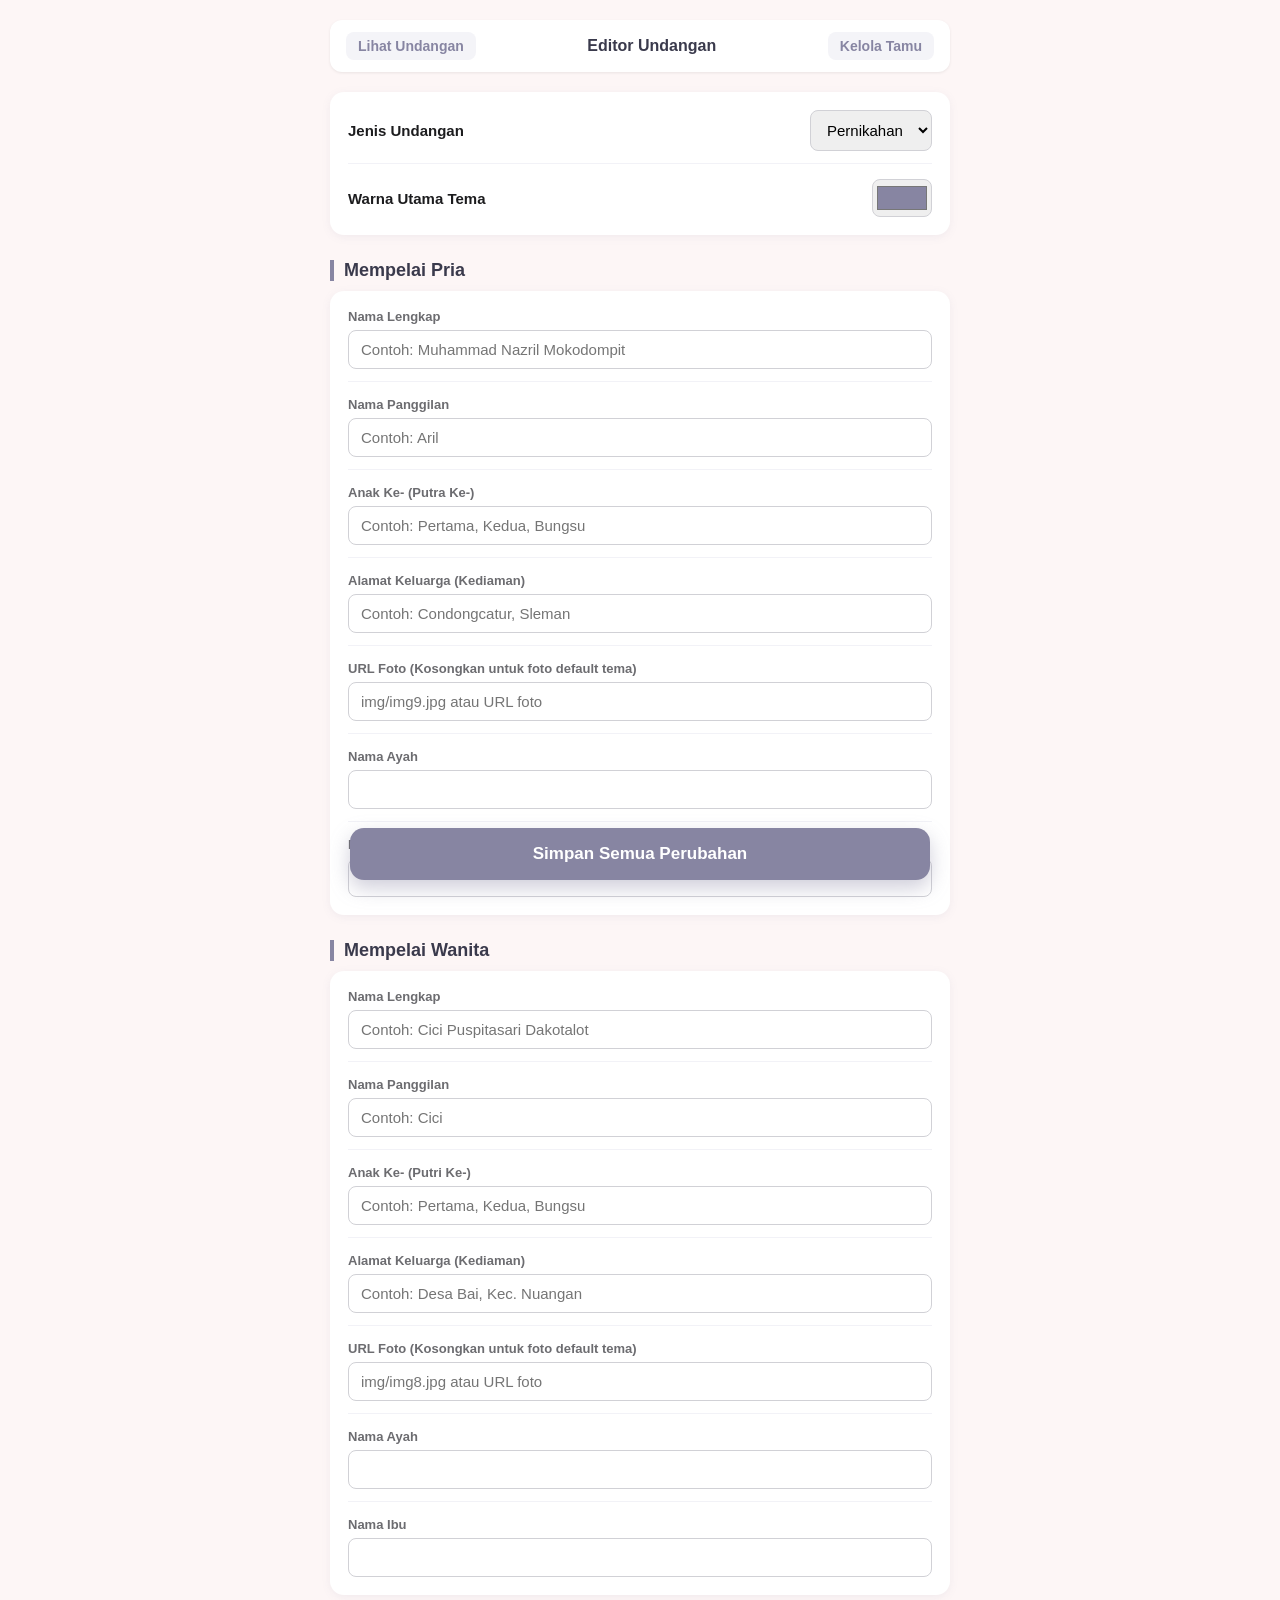
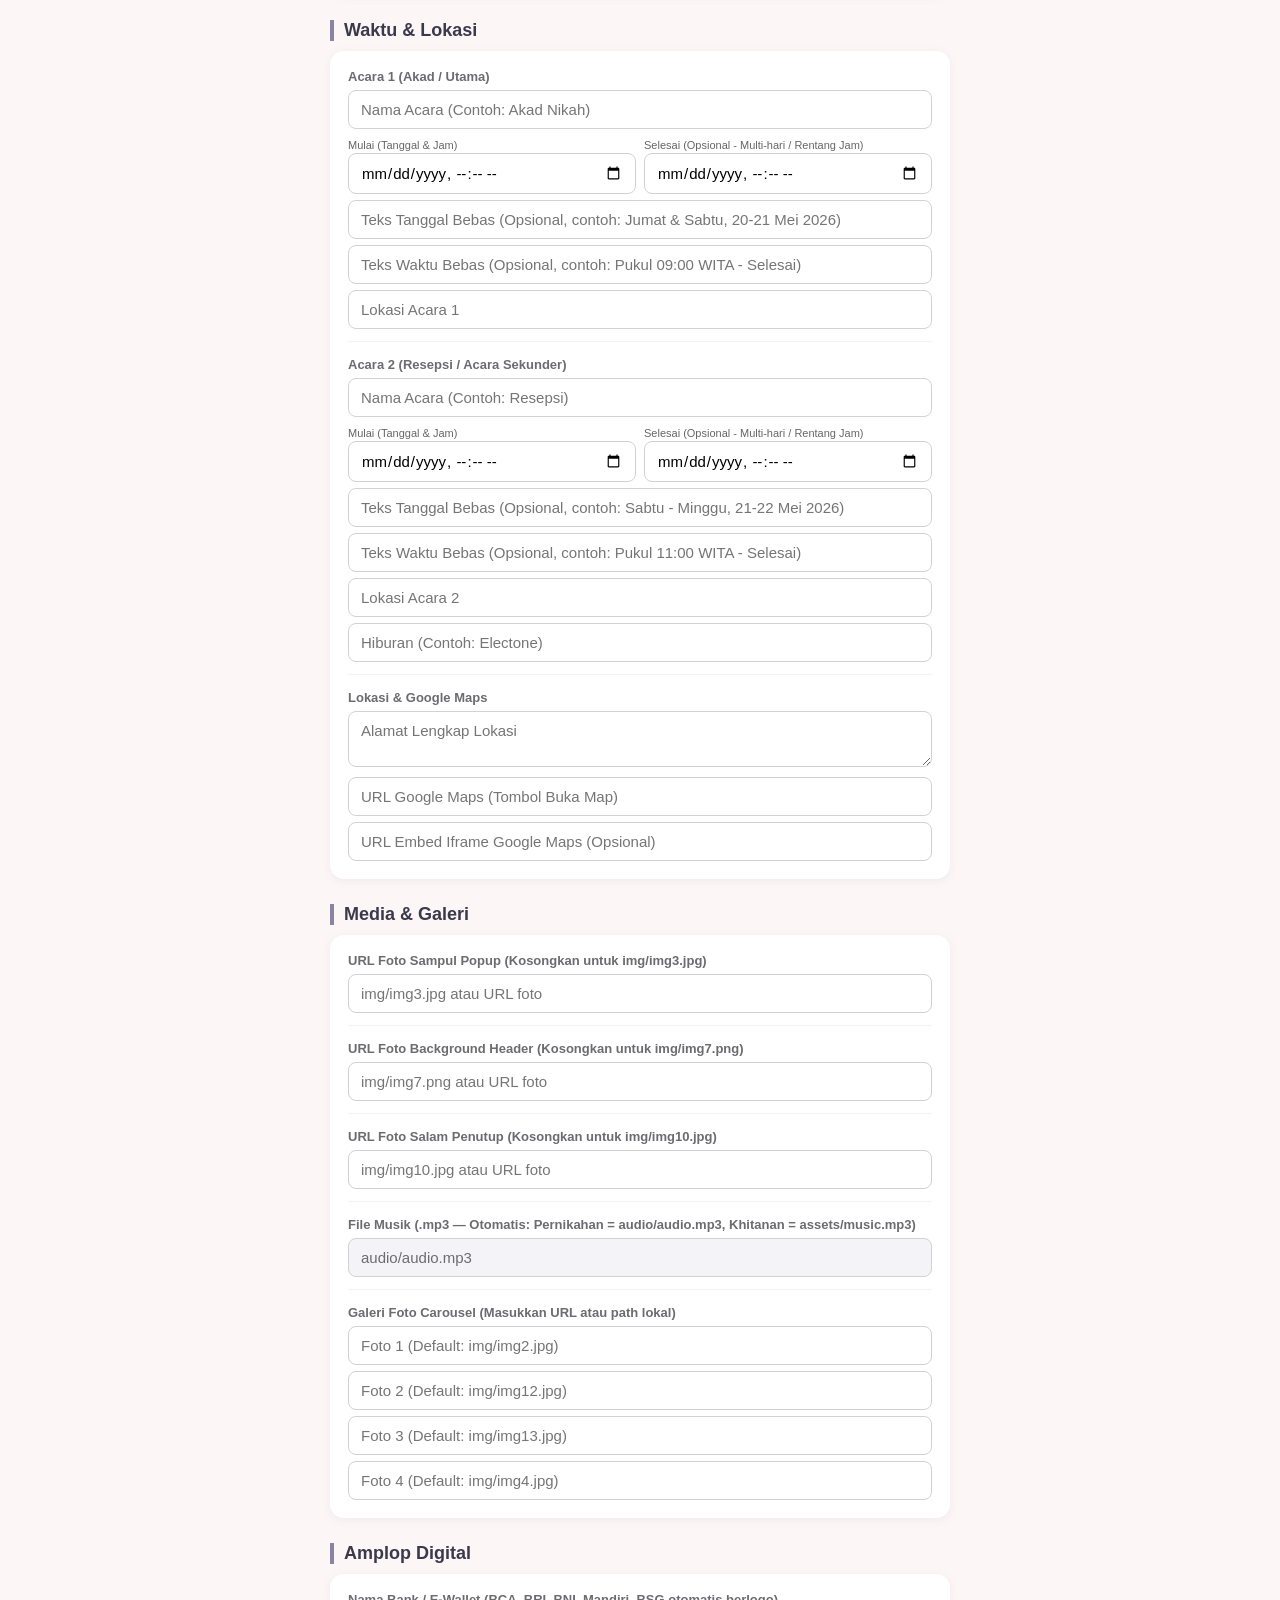
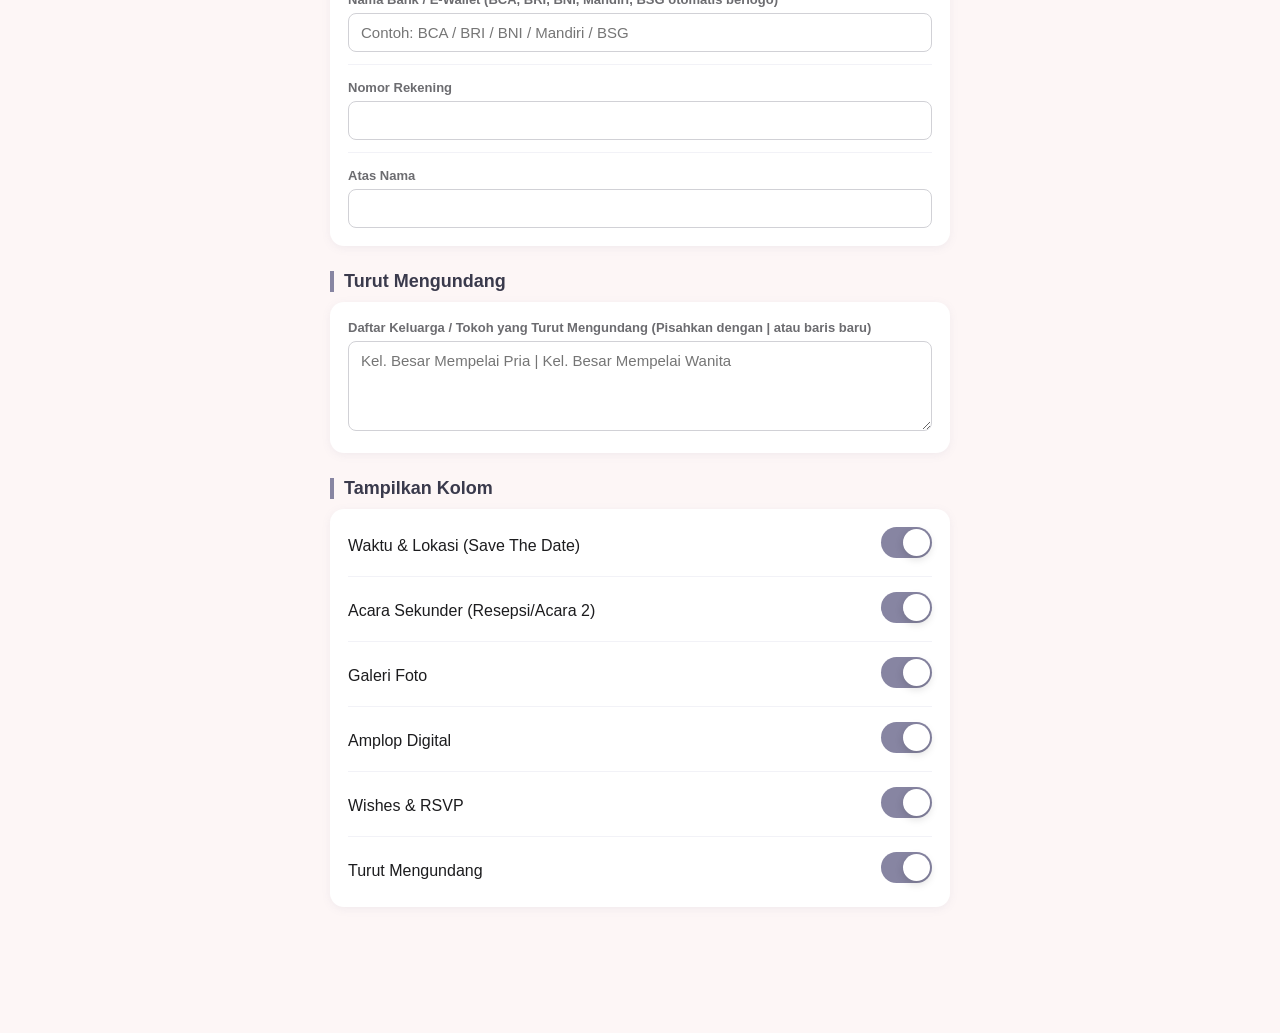
<file: editor.html>
<!DOCTYPE html>
<html lang="id">
<head>
    <meta charset="UTF-8">
    <meta name="viewport" content="width=device-width, initial-scale=1.0">
    <title>Editor Undangan Premium | Naozi Printing</title>
    <link rel="icon" href="img/bismillah.png" type="image/png" />
    <style>
        :root { --ios-bg: #fdf6f6; --ios-accent: #8785a2; --ios-card: #FFFFFF; }
        body { font-family: -apple-system, BlinkMacSystemFont, "Segoe UI", Roboto, sans-serif; background: var(--ios-bg); padding: 20px; color: #1c1c1e; padding-bottom: 110px; margin: 0; }
        .container { max-width: 620px; margin: 0 auto; }
        .top-nav { display: flex; justify-content: space-between; align-items: center; margin-bottom: 20px; background: white; padding: 12px 16px; border-radius: 12px; box-shadow: 0 1px 3px rgba(0,0,0,0.08); }
        .top-nav a { text-decoration: none; color: var(--ios-accent); font-weight: 600; font-size: 14px; padding: 6px 12px; border-radius: 8px; background: #f4f4f8; }
        .top-nav a:hover { background: var(--ios-accent); color: white; }
        .card { background: var(--ios-card); border-radius: 14px; padding: 18px; margin-bottom: 16px; box-shadow: 0 2px 8px rgba(135, 133, 162, 0.1); }
        .form-group { margin-bottom: 15px; border-bottom: 1px solid #f2f2f7; padding-bottom: 12px; }
        .form-group:last-child { border: none; margin-bottom: 0; padding-bottom: 0; }
        label { display: block; font-size: 13px; font-weight: 600; color: #6c6c70; margin-bottom: 6px; }
        input, select, textarea { width: 100%; padding: 10px 12px; border: 1px solid #d1d1d6; border-radius: 8px; font-size: 15px; box-sizing: border-box; font-family: inherit; }
        input:focus, select:focus, textarea:focus { outline: none; border-color: var(--ios-accent); box-shadow: 0 0 0 3px rgba(135, 133, 162, 0.15); }
        
        .row { display: flex; align-items: center; justify-content: space-between; gap: 10px; }
        .switch { position: relative; display: inline-block; width: 51px; height: 31px; flex-shrink: 0; }
        .switch input { opacity: 0; width: 0; height: 0; }
        .slider { position: absolute; cursor: pointer; top: 0; left: 0; right: 0; bottom: 0; background-color: #e9e9eb; transition: .4s; border-radius: 34px; }
        .slider:before { position: absolute; content: ""; height: 27px; width: 27px; left: 2px; bottom: 2px; background-color: white; transition: .4s; border-radius: 50%; box-shadow: 0 3px 8px rgba(0,0,0,0.15); }
        input:checked + .slider { background-color: var(--ios-accent); }
        input:checked + .slider:before { transform: translateX(20px); }
        
        .btn-save { position: fixed; bottom: 20px; left: 50%; transform: translateX(-50%); width: calc(100% - 40px); max-width: 580px; padding: 16px; background: var(--ios-accent); color: white; border: none; border-radius: 14px; font-size: 17px; font-weight: 600; cursor: pointer; z-index: 100; box-shadow: 0 8px 20px rgba(135, 133, 162, 0.4); transition: 0.2s; }
        .btn-save:hover { filter: brightness(0.95); }
        .btn-save:disabled { opacity: 0.6; cursor: not-allowed; }
        h2 { font-size: 18px; border-left: 4px solid var(--ios-accent); padding-left: 10px; margin: 25px 0 10px; color: #3a3a4c; }
        .preview-img { width: 100%; height: 120px; object-fit: cover; border-radius: 10px; margin-top: 10px; background: #eee; display: none; }
    </style>
</head>
<body>

    <div class="container">
        <div class="top-nav">
            <a href="index.html" target="_blank">Lihat Undangan</a>
            <span style="font-weight: 700; color: #3a3a4c;">Editor Undangan</span>
            <a href="guest.html">Kelola Tamu</a>
        </div>

        <!-- Tipe Undangan & Tema -->
        <div class="card">
            <div class="form-group">
                <div class="row">
                    <label style="color: #1c1c1e; font-size: 15px; margin: 0;">Jenis Undangan</label>
                    <select id="type" style="width: auto;" onchange="toggleFields()">
                        <option value="wedding">Pernikahan</option>
                        <option value="khitan">Khitanan</option>
                    </select>
                </div>
            </div>
            <div class="form-group">
                <div class="row">
                    <label style="color: #1c1c1e; font-size: 15px; margin: 0;">Warna Utama Tema</label>
                    <input type="color" id="primary_color" value="#8785a2" style="width: 60px; height: 38px; padding: 2px; cursor: pointer;">
                </div>
            </div>
        </div>

        <!-- Wedding Section -->
        <div id="wedding-fields">
            <h2>Mempelai Pria</h2>
            <div class="card">
                <div class="form-group"><label>Nama Lengkap</label><input type="text" id="groom_name" placeholder="Contoh: Muhammad Nazril Mokodompit"></div>
                <div class="form-group"><label>Nama Panggilan</label><input type="text" id="groom_nickname" placeholder="Contoh: Aril"></div>
                <div class="form-group"><label>Anak Ke- (Putra Ke-)</label><input type="text" id="groom_child_number" placeholder="Contoh: Pertama, Kedua, Bungsu"></div>
                <div class="form-group"><label>Alamat Keluarga (Kediaman)</label><input type="text" id="groom_address" placeholder="Contoh: Condongcatur, Sleman"></div>
                <div class="form-group"><label>URL Foto (Kosongkan untuk foto default tema)</label><input type="text" id="groom_photo" placeholder="img/img9.jpg atau URL foto" onchange="preview(this)"></div>
                <div class="form-group"><label>Nama Ayah</label><input type="text" id="groom_father"></div>
                <div class="form-group"><label>Nama Ibu</label><input type="text" id="groom_mother"></div>
            </div>
            <h2>Mempelai Wanita</h2>
            <div class="card">
                <div class="form-group"><label>Nama Lengkap</label><input type="text" id="bride_name" placeholder="Contoh: Cici Puspitasari Dakotalot"></div>
                <div class="form-group"><label>Nama Panggilan</label><input type="text" id="bride_nickname" placeholder="Contoh: Cici"></div>
                <div class="form-group"><label>Anak Ke- (Putri Ke-)</label><input type="text" id="bride_child_number" placeholder="Contoh: Pertama, Kedua, Bungsu"></div>
                <div class="form-group"><label>Alamat Keluarga (Kediaman)</label><input type="text" id="bride_address" placeholder="Contoh: Desa Bai, Kec. Nuangan"></div>
                <div class="form-group"><label>URL Foto (Kosongkan untuk foto default tema)</label><input type="text" id="bride_photo" placeholder="img/img8.jpg atau URL foto" onchange="preview(this)"></div>
                <div class="form-group"><label>Nama Ayah</label><input type="text" id="bride_father"></div>
                <div class="form-group"><label>Nama Ibu</label><input type="text" id="bride_mother"></div>
            </div>
        </div>

        <!-- Khitan Section -->
        <div id="khitan-fields" style="display:none;">
            <h2>Detail Anak</h2>
            <div class="card">
                <div class="form-group"><label>Nama Lengkap</label><input type="text" id="khitan_name"></div>
                <div class="form-group"><label>URL Foto</label><input type="text" id="khitan_photo" onchange="preview(this)"></div>
                <div class="form-group"><label>Nama Orang Tua</label><input type="text" id="khitan_parents"></div>
            </div>
        </div>

        <!-- Acara Section -->
        <h2>Waktu & Lokasi</h2>
        <div class="card">
            <div class="form-group">
                <label>Acara 1 (Akad / Utama)</label>
                <input type="text" id="event_1_name" placeholder="Nama Acara (Contoh: Akad Nikah)">
                <div style="display: grid; grid-template-columns: 1fr 1fr; gap: 8px; margin-top: 6px;">
                    <div>
                        <small style="color: #666; font-size: 11px;">Mulai (Tanggal & Jam)</small>
                        <input type="datetime-local" id="event_1_date">
                    </div>
                    <div>
                        <small style="color: #666; font-size: 11px;">Selesai (Opsional - Multi-hari / Rentang Jam)</small>
                        <input type="datetime-local" id="event_1_date_end">
                    </div>
                </div>
                <input type="text" id="event_1_custom_date" placeholder="Teks Tanggal Bebas (Opsional, contoh: Jumat & Sabtu, 20-21 Mei 2026)" style="margin-top: 6px;">
                <input type="text" id="event_1_custom_time" placeholder="Teks Waktu Bebas (Opsional, contoh: Pukul 09:00 WITA - Selesai)" style="margin-top: 6px;">
                <input type="text" id="event_1_loc" placeholder="Lokasi Acara 1" style="margin-top: 6px;">
            </div>
            <div class="form-group" id="event-2-group" style="transition: opacity 0.3s ease;">
                <label>Acara 2 (Resepsi / Acara Sekunder)</label>
                <input type="text" id="event_2_name" placeholder="Nama Acara (Contoh: Resepsi)">
                <div style="display: grid; grid-template-columns: 1fr 1fr; gap: 8px; margin-top: 6px;">
                    <div>
                        <small style="color: #666; font-size: 11px;">Mulai (Tanggal & Jam)</small>
                        <input type="datetime-local" id="event_2_date">
                    </div>
                    <div>
                        <small style="color: #666; font-size: 11px;">Selesai (Opsional - Multi-hari / Rentang Jam)</small>
                        <input type="datetime-local" id="event_2_date_end">
                    </div>
                </div>
                <input type="text" id="event_2_custom_date" placeholder="Teks Tanggal Bebas (Opsional, contoh: Sabtu - Minggu, 21-22 Mei 2026)" style="margin-top: 6px;">
                <input type="text" id="event_2_custom_time" placeholder="Teks Waktu Bebas (Opsional, contoh: Pukul 11:00 WITA - Selesai)" style="margin-top: 6px;">
                <input type="text" id="event_2_loc" placeholder="Lokasi Acara 2" style="margin-top: 6px;">
                <input type="text" id="event_2_entertainment" placeholder="Hiburan (Contoh: Electone)" style="margin-top: 6px;">
            </div>
            <div class="form-group">
                <label>Lokasi & Google Maps</label>
                <textarea id="location_address" rows="2" placeholder="Alamat Lengkap Lokasi"></textarea>
                <input type="text" id="location_url" placeholder="URL Google Maps (Tombol Buka Map)" style="margin-top: 6px;">
                <input type="text" id="location_embed" placeholder="URL Embed Iframe Google Maps (Opsional)" style="margin-top: 6px;">
            </div>
        </div>

        <!-- Media Section -->
        <h2>Media & Galeri</h2>
        <div class="card">
            <div class="form-group"><label>URL Foto Sampul Popup (Kosongkan untuk img/img3.jpg)</label><input type="text" id="cover_image" placeholder="img/img3.jpg atau URL foto" onchange="preview(this)"></div>
            <div class="form-group"><label>URL Foto Background Header (Kosongkan untuk img/img7.png)</label><input type="text" id="hero_image" placeholder="img/img7.png atau URL foto" onchange="preview(this)"></div>
            <div class="form-group"><label>URL Foto Salam Penutup (Kosongkan untuk img/img10.jpg)</label><input type="text" id="closing_image" placeholder="img/img10.jpg atau URL foto" onchange="preview(this)"></div>
            <div class="form-group"><label>File Musik (.mp3 — Otomatis: Pernikahan = audio/audio.mp3, Khitanan = assets/music.mp3)</label><input type="text" id="music_url" readonly style="background: #f4f4f8; color: #6c6c70; cursor: not-allowed;" value="audio/audio.mp3"></div>
            <div class="form-group">
                <label>Galeri Foto Carousel (Masukkan URL atau path lokal)</label>
                <input type="text" id="gallery_1" placeholder="Foto 1 (Default: img/img2.jpg)" style="margin-bottom: 6px;" onchange="preview(this)">
                <input type="text" id="gallery_2" placeholder="Foto 2 (Default: img/img12.jpg)" style="margin-bottom: 6px;" onchange="preview(this)">
                <input type="text" id="gallery_3" placeholder="Foto 3 (Default: img/img13.jpg)" style="margin-bottom: 6px;" onchange="preview(this)">
                <input type="text" id="gallery_4" placeholder="Foto 4 (Default: img/img4.jpg)" onchange="preview(this)">
            </div>
        </div>

        <!-- Gift Section -->
        <h2>Amplop Digital</h2>
        <div class="card">
            <div class="form-group"><label>Nama Bank / E-Wallet (BCA, BRI, BNI, Mandiri, BSG otomatis berlogo)</label><input type="text" id="gift_bank" placeholder="Contoh: BCA / BRI / BNI / Mandiri / BSG"></div>
            <div class="form-group"><label>Nomor Rekening</label><input type="text" id="gift_acc"></div>
            <div class="form-group"><label>Atas Nama</label><input type="text" id="gift_name"></div>
        </div>

        <!-- Turut Mengundang -->
        <h2>Turut Mengundang</h2>
        <div class="card">
            <div class="form-group">
                <label>Daftar Keluarga / Tokoh yang Turut Mengundang (Pisahkan dengan | atau baris baru)</label>
                <textarea id="turut_mengundang" rows="4" placeholder="Kel. Besar Mempelai Pria | Kel. Besar Mempelai Wanita"></textarea>
            </div>
        </div>

        <!-- Settings Section -->
        <h2>Tampilkan Kolom</h2>
        <div class="card">
            <div class="form-group">
                <div class="row"><span>Waktu & Lokasi (Save The Date)</span><label class="switch"><input type="checkbox" id="sec_events_v" checked><span class="slider"></span></label></div>
            </div>
            <div class="form-group">
                <div class="row"><span>Acara Sekunder (Resepsi/Acara 2)</span><label class="switch"><input type="checkbox" id="sec_event_2_v" checked onchange="toggleEvent2Editor()"><span class="slider"></span></label></div>
            </div>
            <div class="form-group">
                <div class="row"><span>Galeri Foto</span><label class="switch"><input type="checkbox" id="sec_gallery_v" checked><span class="slider"></span></label></div>
            </div>
            <div class="form-group">
                <div class="row"><span>Amplop Digital</span><label class="switch"><input type="checkbox" id="sec_gift_v" checked><span class="slider"></span></label></div>
            </div>
            <div class="form-group">
                <div class="row"><span>Wishes & RSVP</span><label class="switch"><input type="checkbox" id="sec_wishes_v" checked><span class="slider"></span></label></div>
            </div>
            <div class="form-group">
                <div class="row"><span>Turut Mengundang</span><label class="switch"><input type="checkbox" id="sec_turut_v" checked><span class="slider"></span></label></div>
            </div>
        </div>

        <button class="btn-save" id="saveBtn" onclick="saveData()">Simpan Semua Perubahan</button>
    </div>

    <script>
        const GAS_API_URL = "https://script.google.com/macros/s/AKfycbwZsRWmX6Pd_4TJgAWtW-rAgPZdy3IIBExMG-dsNXWfnD4RpBTrNLNg6RiC5WAQ4zMy8A/exec";

        window.onload = function() { loadData(); };

        function preview(input) {
            let next = input.nextElementSibling;
            if (!next || next.tagName !== 'IMG') {
                next = document.createElement('img');
                next.className = 'preview-img';
                input.parentNode.insertBefore(next, input.nextSibling);
            }
            if (input.value) {
                let url = input.value;
                if (url.includes("github.com") && url.includes("/blob/")) {
                    url = url.replace("github.com", "raw.githubusercontent.com").replace("/blob/", "/");
                }
                next.src = url;
                next.style.display = 'block';
            } else {
                next.style.display = 'none';
            }
        }

        function normalizeDateTimeLocal(val) {
            if (!val) return '';
            const str = String(val).trim();
            // Sudah berformat YYYY-MM-DDTHH:mm
            if (/^\d{4}-\d{2}-\d{2}T\d{2}:\d{2}$/.test(str)) return str;
            // Konversi ISO string dari Google Sheets (misal 2026-05-20T01:00:00.000Z) ke waktu lokal YYYY-MM-DDTHH:mm
            const d = new Date(str);
            if (isNaN(d.getTime())) return str.slice(0, 16);
            const pad = n => String(n).padStart(2, '0');
            return `${d.getFullYear()}-${pad(d.getMonth() + 1)}-${pad(d.getDate())}T${pad(d.getHours())}:${pad(d.getMinutes())}`;
        }

        function loadData() {
            fetch(`${GAS_API_URL}?action=getSettings`)
                .then(res => res.json())
                .then(data => {
                    Object.keys(data).forEach(key => {
                        const el = document.getElementById(key);
                        if (el) {
                            if (el.type === 'checkbox') {
                                el.checked = Boolean(data[key].visible);
                            } else if (el.type === 'datetime-local') {
                                el.value = normalizeDateTimeLocal(data[key].value);
                            } else if (el.type === 'color') {
                                el.value = data[key].value || '#8785a2';
                            } else {
                                el.value = data[key].value !== undefined ? data[key].value : '';
                            }
                            if (typeof el.onchange === 'function' && el.id !== 'type') {
                                el.onchange();
                            }
                        }
                    });
                    toggleFields();
                    toggleEvent2Editor();
                })
                .catch(err => console.error("Gagal memuat pengaturan:", err));
        }

        function toggleEvent2Editor() {
            const sw = document.getElementById('sec_event_2_v');
            const grp = document.getElementById('event-2-group');
            if (sw && grp) {
                grp.style.opacity = sw.checked ? '1' : '0.45';
            }
        }

        function toggleFields() {
            const t = document.getElementById('type').value;
            document.getElementById('wedding-fields').style.display = t === 'wedding' ? 'block' : 'none';
            document.getElementById('khitan-fields').style.display = t === 'khitan' ? 'block' : 'none';

            // Sesuaikan musik otomatis berdasarkan jenis undangan (wedding -> audio/audio.mp3, khitan -> assets/music.mp3)
            const musicInput = document.getElementById('music_url');
            if (musicInput) {
                musicInput.value = t === 'wedding' ? 'audio/audio.mp3' : 'assets/music.mp3';
            }
        }

        function saveData() {
            const btn = document.getElementById('saveBtn');
            btn.innerText = "Menyimpan...";
            btn.disabled = true;

            const payload = {};
            const elements = document.querySelectorAll('input, select, textarea');
            elements.forEach(el => {
                if (el.id) {
                    payload[el.id] = { 
                        value: el.type === 'checkbox' ? (el.id.endsWith('_v') ? '' : el.checked) : el.value,
                        visible: el.type === 'checkbox' ? el.checked : true
                    };
                }
            });

            fetch(`${GAS_API_URL}?action=saveSettings`, {
                method: 'POST',
                body: JSON.stringify(payload)
            })
            .then(res => res.json())
            .then(result => {
                if (result && result.status === 'error') {
                    throw new Error(result.message || 'Terjadi kesalahan pada server.');
                }
                alert("Pengaturan Berhasil Disimpan!");
                btn.innerText = "Simpan Semua Perubahan";
                btn.disabled = false;
            }).catch(err => {
                alert("Gagal menyimpan: " + err.message);
                btn.innerText = "Simpan Semua Perubahan";
                btn.disabled = false;
            });
        }
    </script>
</body>
</html>
</file>
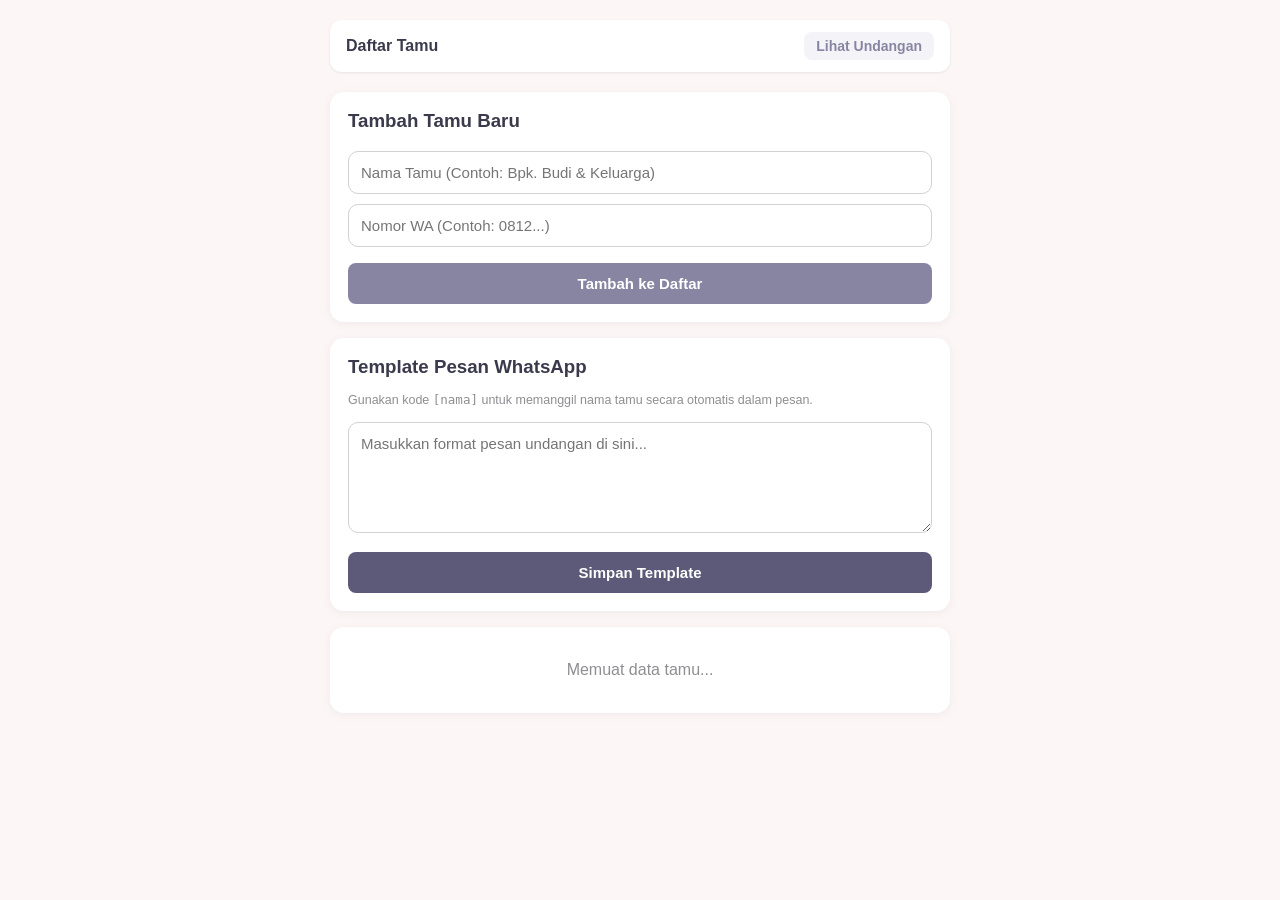
<file: guest.html>
<!DOCTYPE html>
<html lang="id">
<head>
    <meta charset="UTF-8">
    <meta name="viewport" content="width=device-width, initial-scale=1.0">
    <title>Manajemen Tamu Undangan | Naozi Printing</title>
    <link rel="icon" href="img/bismillah.png" type="image/png" />
    <style>
        :root { --ios-bg: #fdf6f6; --ios-accent: #8785a2; --ios-card: #FFFFFF; }
        body { font-family: -apple-system, BlinkMacSystemFont, "Segoe UI", Roboto, sans-serif; background: var(--ios-bg); padding: 20px; margin: 0; color: #1c1c1e; }
        .container { max-width: 620px; margin: 0 auto; }
        .top-nav { display: flex; justify-content: space-between; align-items: center; margin-bottom: 20px; background: white; padding: 12px 16px; border-radius: 12px; box-shadow: 0 1px 3px rgba(0,0,0,0.08); }
        .top-nav a { text-decoration: none; color: var(--ios-accent); font-weight: 600; font-size: 14px; padding: 6px 12px; border-radius: 8px; background: #f4f4f8; }
        .top-nav a:hover { background: var(--ios-accent); color: white; }
        .card { background: white; border-radius: 14px; padding: 18px; margin-bottom: 16px; box-shadow: 0 2px 8px rgba(135, 133, 162, 0.1); }
        .card h3 { margin-top: 0; color: #3a3a4c; }
        .guest-item { display: flex; justify-content: space-between; align-items: center; padding: 12px 0; border-bottom: 1px solid #f2f2f7; gap: 10px; flex-wrap: wrap; }
        .guest-item:last-child { border-bottom: none; }
        .guest-info h3 { margin: 0; font-size: 16px; color: #1c1c1e; }
        .guest-info p { margin: 3px 0 0; font-size: 13px; color: #8e8e93; }
        .actions { display: flex; gap: 6px; flex-wrap: wrap; }
        .btn { padding: 8px 12px; border-radius: 8px; border: none; font-size: 13px; font-weight: 600; cursor: pointer; transition: 0.2s; }
        .btn:hover { opacity: 0.9; }
        .btn-wa { background: #34c759; color: white; }
        .btn-copy { background: #8785a2; color: white; }
        .btn-del { background: #ff3b30; color: white; }
        .btn-add { background: var(--ios-accent); color: white; width: 100%; margin-top: 6px; padding: 12px; font-size: 15px; }
        input, textarea { width: 100%; padding: 12px; border: 1px solid #d1d1d6; border-radius: 10px; margin-bottom: 10px; box-sizing: border-box; font-size: 15px; font-family: inherit; }
        input:focus, textarea:focus { outline: none; border-color: var(--ios-accent); box-shadow: 0 0 0 3px rgba(135, 133, 162, 0.15); }
        textarea { resize: vertical; min-height: 100px; }
    </style>
</head>
<body>

    <div class="container">
        <div class="top-nav">
            <span style="font-weight: 700; color: #3a3a4c; font-size: 16px;">Daftar Tamu</span>
            <a href="index.html" target="_blank">Lihat Undangan</a>
        </div>

        <div class="card">
            <h3>Tambah Tamu Baru</h3>
            <input type="text" id="guestName" placeholder="Nama Tamu (Contoh: Bpk. Budi & Keluarga)">
            <input type="tel" id="guestPhone" placeholder="Nomor WA (Contoh: 0812...)">
            <button class="btn btn-add" id="addBtn" onclick="addNewGuest()">Tambah ke Daftar</button>
        </div>

        <!-- Template WhatsApp Card -->
        <div class="card">
            <h3>Template Pesan WhatsApp</h3>
            <p style="font-size: 12.5px; color: #8e8e93; margin-top: -5px; margin-bottom: 12px; line-height: 1.4;">
                Gunakan kode <code>[nama]</code> untuk memanggil nama tamu secara otomatis dalam pesan.
            </p>
            <textarea id="wa_message" rows="5" placeholder="Masukkan format pesan undangan di sini..."></textarea>
            <button class="btn btn-add" id="saveTemplateBtn" onclick="saveTemplate()" style="margin-top: 5px; background: #5c5a78;">Simpan Template</button>
        </div>

        <div class="card" id="guestList">
            <p style="text-align: center; color: #8e8e93;">Memuat data tamu...</p>
        </div>
    </div>

    <script>
        const GAS_API_URL = "https://script.google.com/macros/s/AKfycbwZsRWmX6Pd_4TJgAWtW-rAgPZdy3IIBExMG-dsNXWfnD4RpBTrNLNg6RiC5WAQ4zMy8A/exec";
        let settings = {};

        window.onload = function() {
            init();
        };

        function init() {
            fetch(`${GAS_API_URL}?action=getSettings`)
                .then(res => res.json())
                .then(data => {
                    settings = data;
                    if (settings.wa_message && settings.wa_message.value) {
                        document.getElementById('wa_message').value = settings.wa_message.value;
                    }
                    refreshList();
                })
                .catch(err => {
                    console.error("Gagal memuat pengaturan:", err);
                    alert("Gagal memuat pengaturan. Periksa koneksi atau URL API.");
                });
        }

        function saveTemplate() {
            const btn = document.getElementById('saveTemplateBtn');
            const val = document.getElementById('wa_message').value;
            btn.innerText = "Menyimpan...";
            btn.disabled = true;

            const payload = {
                wa_message: {
                    value: val,
                    visible: true
                }
            };

            fetch(`${GAS_API_URL}?action=saveSettings`, {
                method: 'POST',
                body: JSON.stringify(payload)
            })
            .then(res => res.json())
            .then(() => {
                alert("Template Pesan Berhasil Disimpan!");
                if (!settings.wa_message) settings.wa_message = {};
                settings.wa_message.value = val;
                btn.innerText = "Simpan Template";
                btn.disabled = false;
            })
            .catch(err => {
                alert("Gagal menyimpan template: " + err);
                btn.innerText = "Simpan Template";
                btn.disabled = false;
            });
        }

        function refreshList() {
            const list = document.getElementById('guestList');
            fetch(`${GAS_API_URL}?action=getGuests`)
                .then(res => res.json())
                .then(guests => {
                    if (!Array.isArray(guests) || guests.length === 0) {
                        list.innerHTML = '<p style="text-align: center; color: #8e8e93;">Belum ada tamu.</p>';
                        return;
                    }
                    list.innerHTML = '';
                    guests.forEach(g => {
                        const guestName = String(g.name || '');
                        const guestPhone = String(g.phone || '');
                        const div = document.createElement('div');
                        div.className = 'guest-item';

                        const infoDiv = document.createElement('div');
                        infoDiv.className = 'guest-info';
                        const h3 = document.createElement('h3');
                        h3.textContent = guestName;
                        const p = document.createElement('p');
                        p.textContent = guestPhone;
                        infoDiv.appendChild(h3);
                        infoDiv.appendChild(p);

                        const actionsDiv = document.createElement('div');
                        actionsDiv.className = 'actions';

                        const btnCopy = document.createElement('button');
                        btnCopy.className = 'btn btn-copy';
                        btnCopy.textContent = 'Salin Link';
                        btnCopy.addEventListener('click', () => copyLink(guestName));

                        const btnWa = document.createElement('button');
                        btnWa.className = 'btn btn-wa';
                        btnWa.textContent = 'Kirim WA';
                        btnWa.addEventListener('click', () => sendWA(guestName, guestPhone));

                        const btnDel = document.createElement('button');
                        btnDel.className = 'btn btn-del';
                        btnDel.textContent = 'Hapus';
                        btnDel.addEventListener('click', () => deleteGuest(g.id));

                        actionsDiv.appendChild(btnCopy);
                        actionsDiv.appendChild(btnWa);
                        actionsDiv.appendChild(btnDel);

                        div.appendChild(infoDiv);
                        div.appendChild(actionsDiv);
                        list.appendChild(div);
                    });
                })
                .catch(err => {
                    console.error("Gagal memuat daftar tamu:", err);
                    list.innerHTML = '<p style="text-align: center; color: #ff3b30;">Gagal memuat daftar tamu.</p>';
                });
        }

        function addNewGuest() {
            const name = document.getElementById('guestName').value.trim();
            const phone = document.getElementById('guestPhone').value.trim();
            if (!name || !phone) return alert('Isi nama dan nomor WA!');

            const addBtn = document.getElementById('addBtn');
            addBtn.disabled = true;
            fetch(`${GAS_API_URL}?action=addGuest`, {
                method: 'POST',
                body: JSON.stringify({ name: name, phone: phone })
            })
            .then(res => res.json())
            .then(() => {
                document.getElementById('guestName').value = '';
                document.getElementById('guestPhone').value = '';
                addBtn.disabled = false;
                refreshList();
            })
            .catch(err => {
                alert('Gagal menambah tamu: ' + err);
                addBtn.disabled = false;
            });
        }

        function deleteGuest(id) {
            if (confirm('Hapus tamu ini?')) {
                fetch(`${GAS_API_URL}?action=deleteGuest`, {
                    method: 'POST',
                    body: JSON.stringify({ id: id })
                })
                .then(res => res.json())
                .then(refreshList)
                .catch(err => alert('Gagal menghapus tamu: ' + err));
            }
        }

        function copyLink(name) {
            const baseUrl = window.location.href.split('/').slice(0, -1).join('/');
            const invLink = `${baseUrl}/index.html?to=${encodeURIComponent(name)}`;
            if (navigator.clipboard && window.isSecureContext) {
                navigator.clipboard.writeText(invLink).then(() => {
                    alert(`Link undangan untuk ${name} berhasil disalin:\n${invLink}`);
                }).catch(() => fallbackCopyLink(invLink, name));
            } else {
                fallbackCopyLink(invLink, name);
            }
        }

        function fallbackCopyLink(invLink, name) {
            const tempInput = document.createElement('textarea');
            tempInput.value = invLink;
            tempInput.setAttribute('readonly', '');
            tempInput.style.position = 'fixed';
            tempInput.style.top = '-9999px';
            document.body.appendChild(tempInput);
            tempInput.select();
            tempInput.setSelectionRange(0, 99999);
            document.execCommand('copy');
            document.body.removeChild(tempInput);
            alert(`Link undangan untuk ${name} berhasil disalin:\n${invLink}`);
        }

        function sendWA(name, phone) {
            if (!settings || !settings.wa_message) {
                alert("Data pengaturan belum termuat. Silakan tunggu sebentar atau refresh halaman.");
                return;
            }

            let cleanPhone = (phone || '').replace(/\D/g, '');
            if (cleanPhone.startsWith('0')) {
                cleanPhone = '62' + cleanPhone.substring(1);
            } else if (cleanPhone.startsWith('8')) {
                cleanPhone = '62' + cleanPhone;
            }

            const baseUrl = window.location.href.split('/').slice(0, -1).join('/');
            const invLink = `${baseUrl}/index.html?to=${encodeURIComponent(name)}`;
            
            let template = settings.wa_message.value || "Halo [nama], kami mengundang Anda ke acara kami!";
            let message = template.replace(/\[nama\]/gi, name);
            message += `\n\nBuka Undangan: ${invLink}`;

            const encodedMsg = encodeURIComponent(message);
            const appUrl = cleanPhone 
                ? `whatsapp://send?phone=${cleanPhone}&text=${encodedMsg}`
                : `whatsapp://send?text=${encodedMsg}`;

            const isMobile = /Android|iPhone|iPad|iPod|Mobile/i.test(navigator.userAgent);
            if (isMobile) {
                // Di perangkat mobile, langsung buka aplikasi WhatsApp tanpa membuka tab baru
                window.location.href = appUrl;
            } else {
                // Di desktop, coba buka aplikasi WhatsApp Desktop langsung tanpa tab baru
                const start = Date.now();
                window.location.href = appUrl;
                setTimeout(() => {
                    // Jika setelah 1.2 detik jendela masih fokus (aplikasi desktop tidak terpasang)
                    if (document.hasFocus() && Date.now() - start < 2000) {
                        const openWeb = confirm("Aplikasi WhatsApp Desktop tidak terdeteksi. Buka melalui WhatsApp Web?");
                        if (openWeb) {
                            const webUrl = cleanPhone 
                                ? `https://web.whatsapp.com/send?phone=${cleanPhone}&text=${encodedMsg}`
                                : `https://web.whatsapp.com/send?text=${encodedMsg}`;
                            window.location.href = webUrl;
                        }
                    }
                }, 1200);
            }
        }
    </script>
</body>
</html>
</file>
